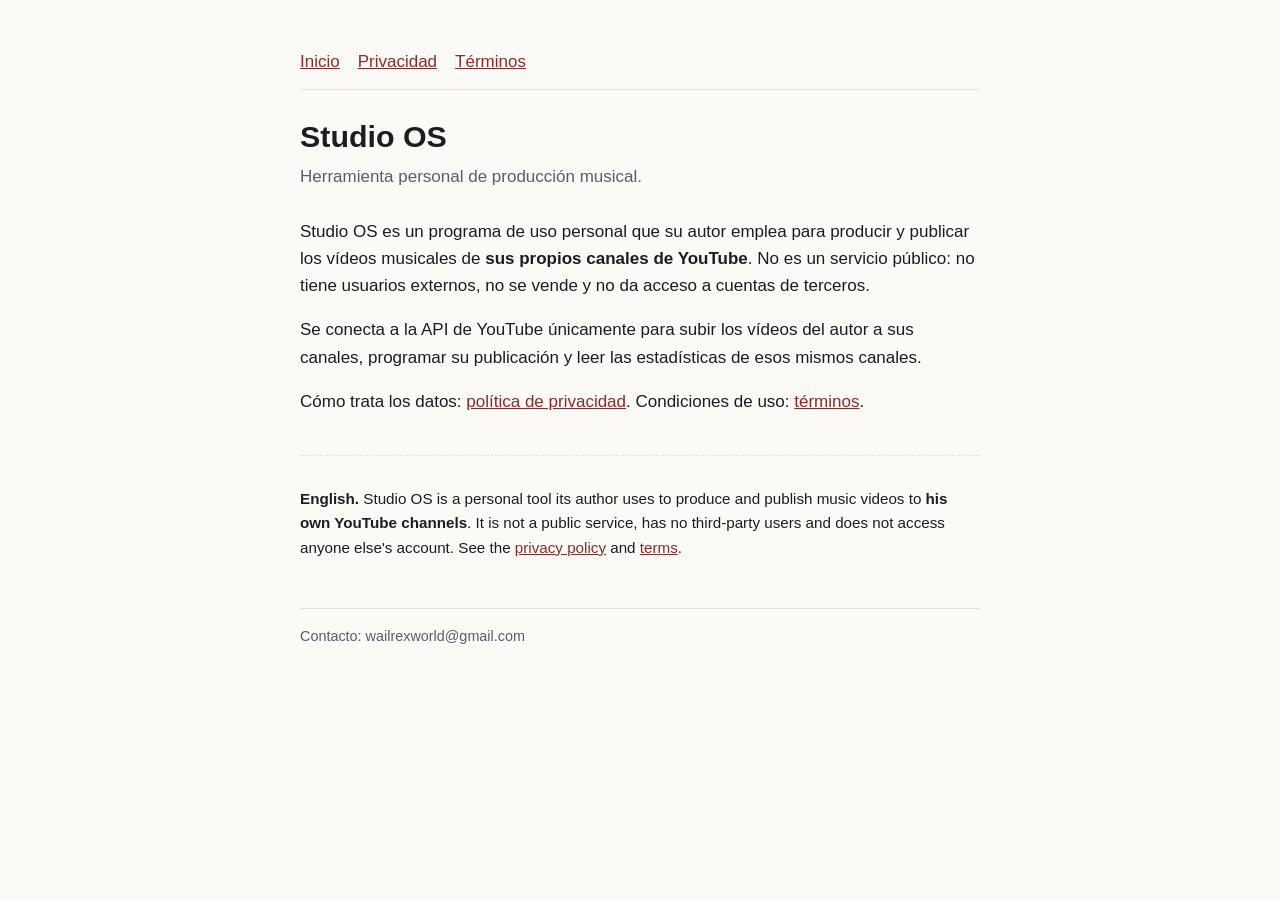
<file: index.html>
<!doctype html>
<html lang="es">
<head>
<meta charset="utf-8">
<meta name="viewport" content="width=device-width, initial-scale=1">
<title>Studio OS</title>
<meta name="description" content="Studio OS es una herramienta personal para producir y publicar los vídeos musicales de sus propios canales de YouTube.">
<link rel="stylesheet" href="estilo.css">
</head>
<body>
<main>
<nav><a href="./">Inicio</a><a href="privacidad.html">Privacidad</a><a href="terminos.html">Términos</a></nav>
<h1>Studio OS</h1>
<p class="sub">Herramienta personal de producción musical.</p>
<p>Studio OS es un programa de uso personal que su autor emplea para producir y publicar los vídeos musicales de <strong>sus propios canales de YouTube</strong>. No es un servicio público: no tiene usuarios externos, no se vende y no da acceso a cuentas de terceros.</p>
<p>Se conecta a la API de YouTube únicamente para subir los vídeos del autor a sus canales, programar su publicación y leer las estadísticas de esos mismos canales.</p>
<p>Cómo trata los datos: <a href="privacidad.html">política de privacidad</a>. Condiciones de uso: <a href="terminos.html">términos</a>.</p>
<div class="en">
<p><strong>English.</strong> Studio OS is a personal tool its author uses to produce and publish music videos to <strong>his own YouTube channels</strong>. It is not a public service, has no third-party users and does not access anyone else's account. See the <a href="privacidad.html">privacy policy</a> and <a href="terminos.html">terms</a>.</p>
</div>
<footer>Contacto: wailrexworld@gmail.com</footer>
</main>
</body>
</html>
</file>
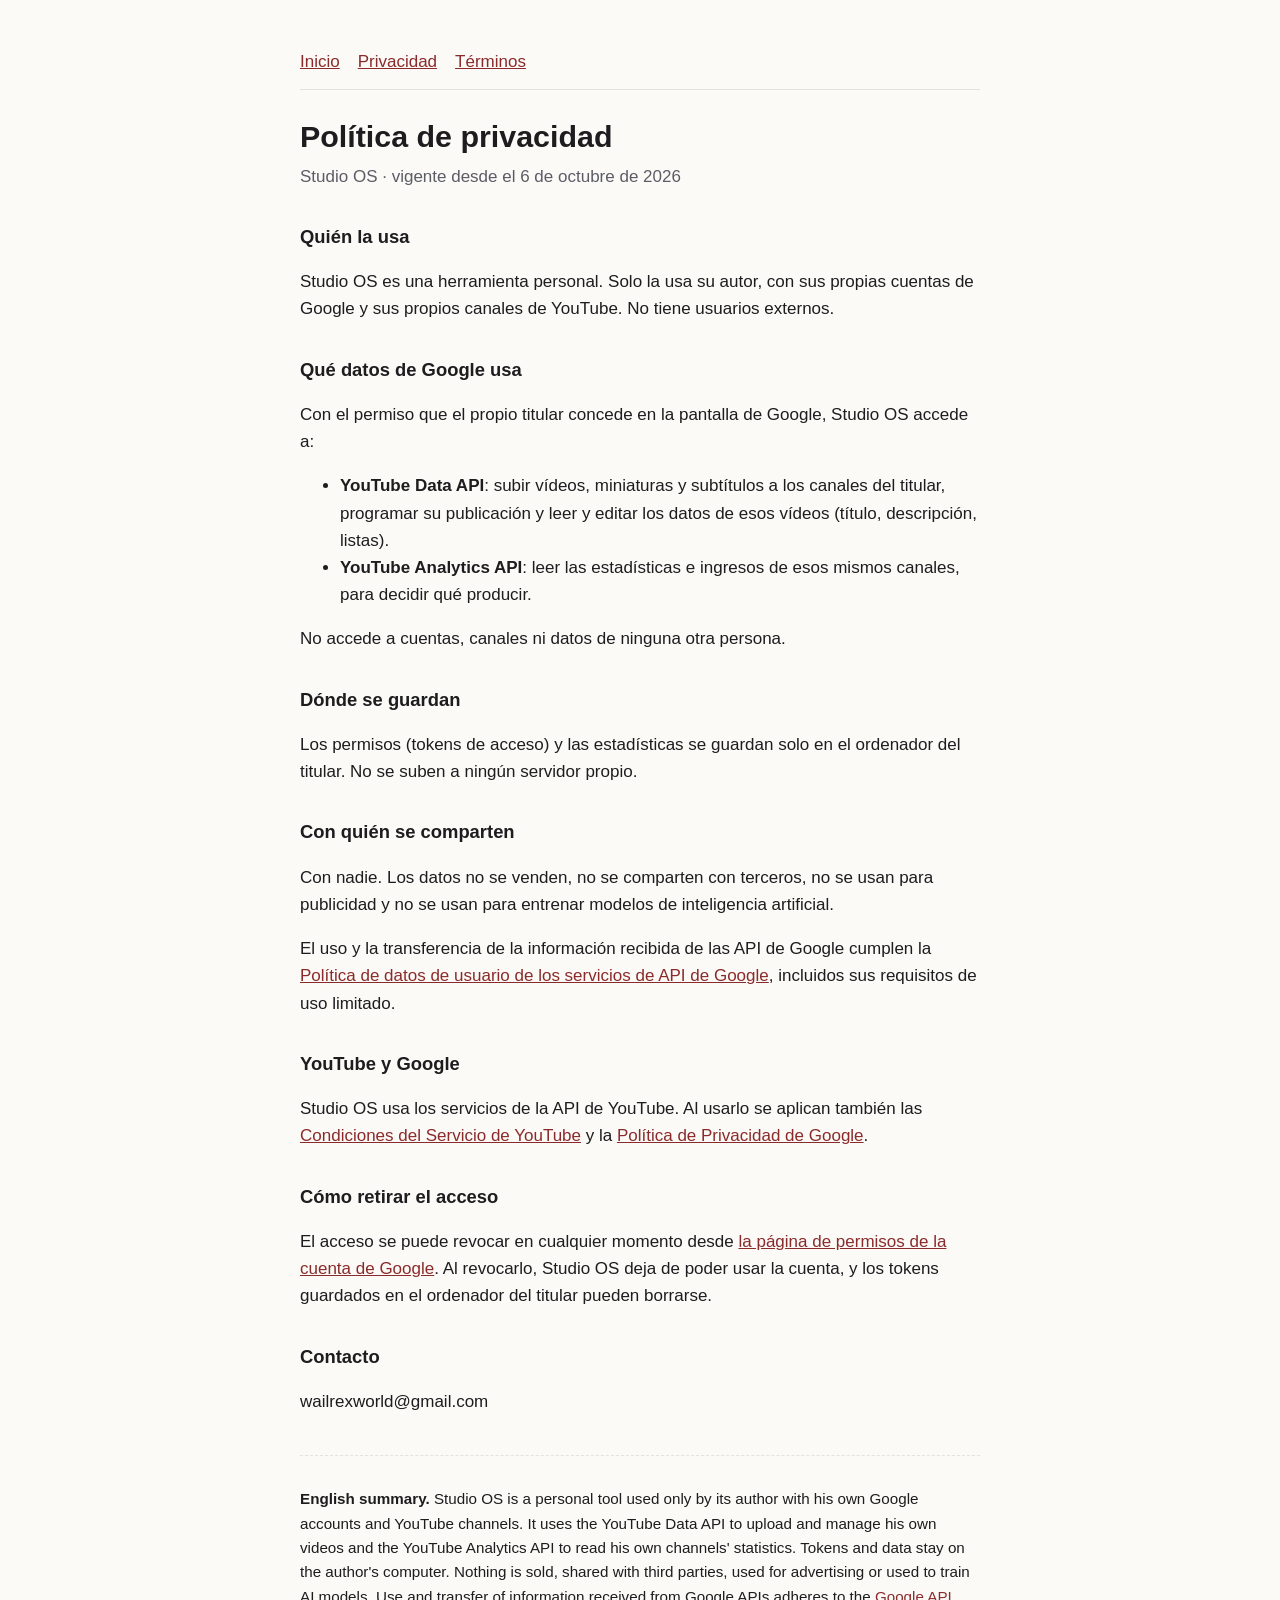
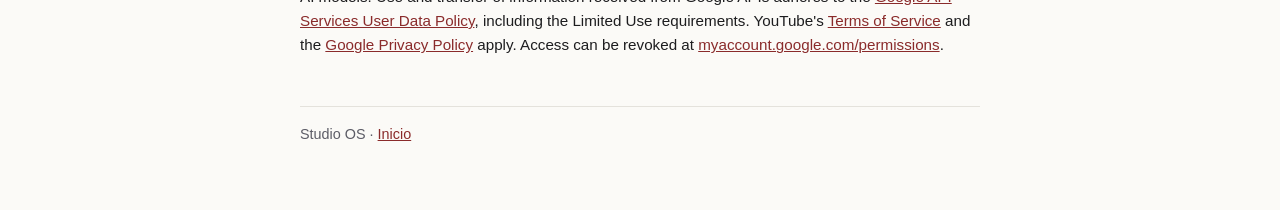
<file: privacidad.html>
<!doctype html>
<html lang="es">
<head>
<meta charset="utf-8">
<meta name="viewport" content="width=device-width, initial-scale=1">
<title>Privacidad · Studio OS</title>
<link rel="stylesheet" href="estilo.css">
</head>
<body>
<main>
<nav><a href="./">Inicio</a><a href="privacidad.html">Privacidad</a><a href="terminos.html">Términos</a></nav>
<h1>Política de privacidad</h1>
<p class="sub">Studio OS · vigente desde el 6 de octubre de 2026</p>

<h2>Quién la usa</h2>
<p>Studio OS es una herramienta personal. Solo la usa su autor, con sus propias cuentas de Google y sus propios canales de YouTube. No tiene usuarios externos.</p>

<h2>Qué datos de Google usa</h2>
<p>Con el permiso que el propio titular concede en la pantalla de Google, Studio OS accede a:</p>
<ul>
<li><strong>YouTube Data API</strong>: subir vídeos, miniaturas y subtítulos a los canales del titular, programar su publicación y leer y editar los datos de esos vídeos (título, descripción, listas).</li>
<li><strong>YouTube Analytics API</strong>: leer las estadísticas e ingresos de esos mismos canales, para decidir qué producir.</li>
</ul>
<p>No accede a cuentas, canales ni datos de ninguna otra persona.</p>

<h2>Dónde se guardan</h2>
<p>Los permisos (tokens de acceso) y las estadísticas se guardan solo en el ordenador del titular. No se suben a ningún servidor propio.</p>

<h2>Con quién se comparten</h2>
<p>Con nadie. Los datos no se venden, no se comparten con terceros, no se usan para publicidad y no se usan para entrenar modelos de inteligencia artificial.</p>
<p>El uso y la transferencia de la información recibida de las API de Google cumplen la <a href="https://developers.google.com/terms/api-services-user-data-policy">Política de datos de usuario de los servicios de API de Google</a>, incluidos sus requisitos de uso limitado.</p>

<h2>YouTube y Google</h2>
<p>Studio OS usa los servicios de la API de YouTube. Al usarlo se aplican también las <a href="https://www.youtube.com/t/terms">Condiciones del Servicio de YouTube</a> y la <a href="https://policies.google.com/privacy">Política de Privacidad de Google</a>.</p>

<h2>Cómo retirar el acceso</h2>
<p>El acceso se puede revocar en cualquier momento desde <a href="https://myaccount.google.com/permissions">la página de permisos de la cuenta de Google</a>. Al revocarlo, Studio OS deja de poder usar la cuenta, y los tokens guardados en el ordenador del titular pueden borrarse.</p>

<h2>Contacto</h2>
<p>wailrexworld@gmail.com</p>

<div class="en">
<p><strong>English summary.</strong> Studio OS is a personal tool used only by its author with his own Google accounts and YouTube channels. It uses the YouTube Data API to upload and manage his own videos and the YouTube Analytics API to read his own channels' statistics. Tokens and data stay on the author's computer. Nothing is sold, shared with third parties, used for advertising or used to train AI models. Use and transfer of information received from Google APIs adheres to the <a href="https://developers.google.com/terms/api-services-user-data-policy">Google API Services User Data Policy</a>, including the Limited Use requirements. YouTube's <a href="https://www.youtube.com/t/terms">Terms of Service</a> and the <a href="https://policies.google.com/privacy">Google Privacy Policy</a> apply. Access can be revoked at <a href="https://myaccount.google.com/permissions">myaccount.google.com/permissions</a>.</p>
</div>
<footer>Studio OS · <a href="./">Inicio</a></footer>
</main>
</body>
</html>
</file>
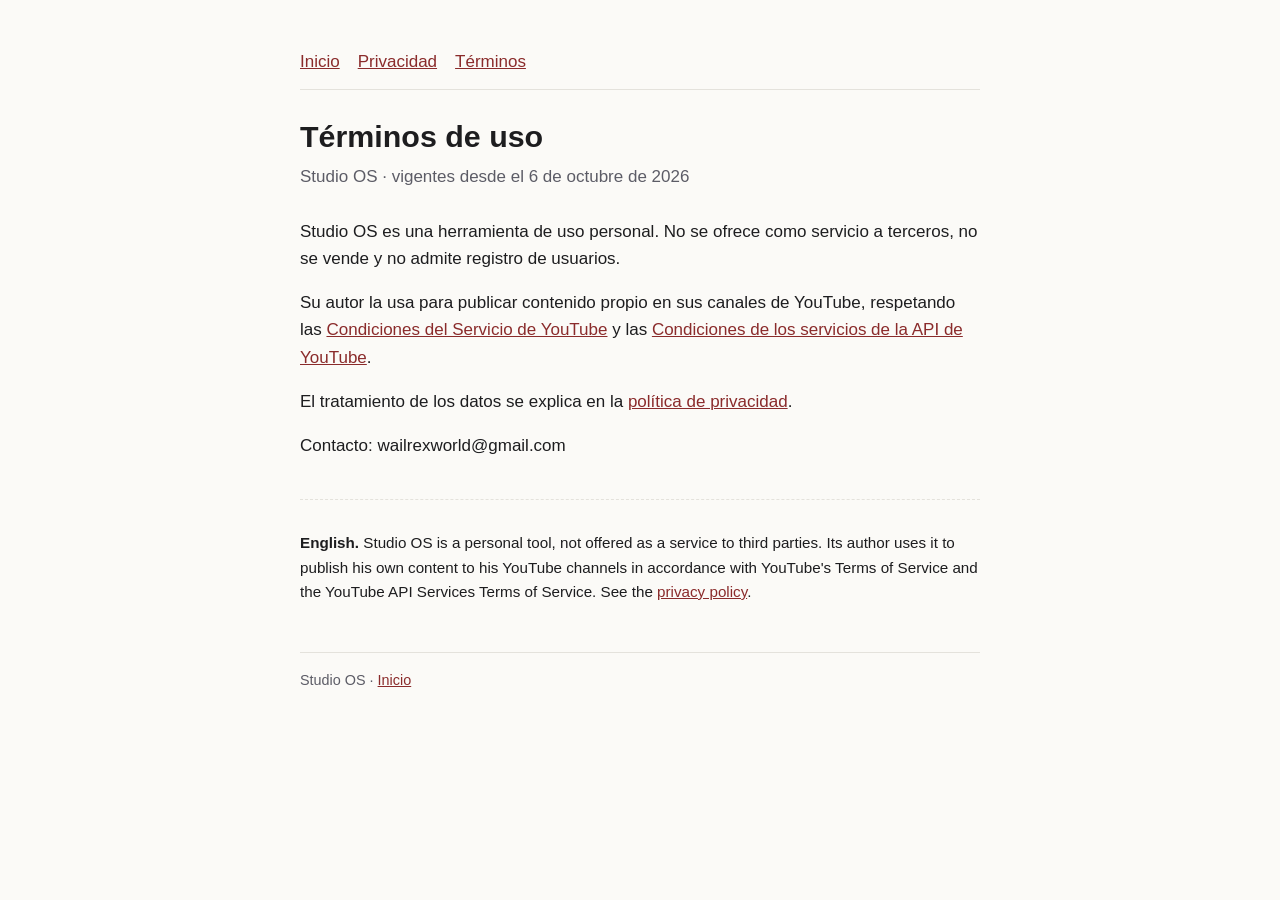
<file: terminos.html>
<!doctype html>
<html lang="es">
<head>
<meta charset="utf-8">
<meta name="viewport" content="width=device-width, initial-scale=1">
<title>Términos · Studio OS</title>
<link rel="stylesheet" href="estilo.css">
</head>
<body>
<main>
<nav><a href="./">Inicio</a><a href="privacidad.html">Privacidad</a><a href="terminos.html">Términos</a></nav>
<h1>Términos de uso</h1>
<p class="sub">Studio OS · vigentes desde el 6 de octubre de 2026</p>
<p>Studio OS es una herramienta de uso personal. No se ofrece como servicio a terceros, no se vende y no admite registro de usuarios.</p>
<p>Su autor la usa para publicar contenido propio en sus canales de YouTube, respetando las <a href="https://www.youtube.com/t/terms">Condiciones del Servicio de YouTube</a> y las <a href="https://developers.google.com/youtube/terms/api-services-terms-of-service">Condiciones de los servicios de la API de YouTube</a>.</p>
<p>El tratamiento de los datos se explica en la <a href="privacidad.html">política de privacidad</a>.</p>
<p>Contacto: wailrexworld@gmail.com</p>
<div class="en">
<p><strong>English.</strong> Studio OS is a personal tool, not offered as a service to third parties. Its author uses it to publish his own content to his YouTube channels in accordance with YouTube's Terms of Service and the YouTube API Services Terms of Service. See the <a href="privacidad.html">privacy policy</a>.</p>
</div>
<footer>Studio OS · <a href="./">Inicio</a></footer>
</main>
</body>
</html>
</file>
<file: estilo.css>
:root{--fondo:#fbfaf7;--texto:#1d1d1f;--suave:#5c5c66;--linea:#e4e2dc;--acento:#8a2b2b}
@media (prefers-color-scheme:dark){:root{--fondo:#151517;--texto:#ececef;--suave:#a4a4ad;--linea:#2c2c31;--acento:#e08a8a}}
*{box-sizing:border-box}
body{margin:0;background:var(--fondo);color:var(--texto);font:17px/1.6 -apple-system,BlinkMacSystemFont,"Segoe UI",Roboto,sans-serif}
main{max-width:720px;margin:0 auto;padding:48px 20px 64px}
h1{font-size:1.9rem;line-height:1.2;margin:0 0 8px}
h2{font-size:1.15rem;margin:32px 0 8px}
p,li{color:var(--texto)}
.sub{color:var(--suave);margin:0 0 28px}
nav{display:flex;gap:18px;flex-wrap:wrap;border-bottom:1px solid var(--linea);padding-bottom:14px;margin-bottom:28px}
a{color:var(--acento)}
footer{margin-top:48px;padding-top:16px;border-top:1px solid var(--linea);color:var(--suave);font-size:.9rem}
.en{margin-top:40px;padding-top:16px;border-top:1px dashed var(--linea);color:var(--suave);font-size:.95rem}
</file>
